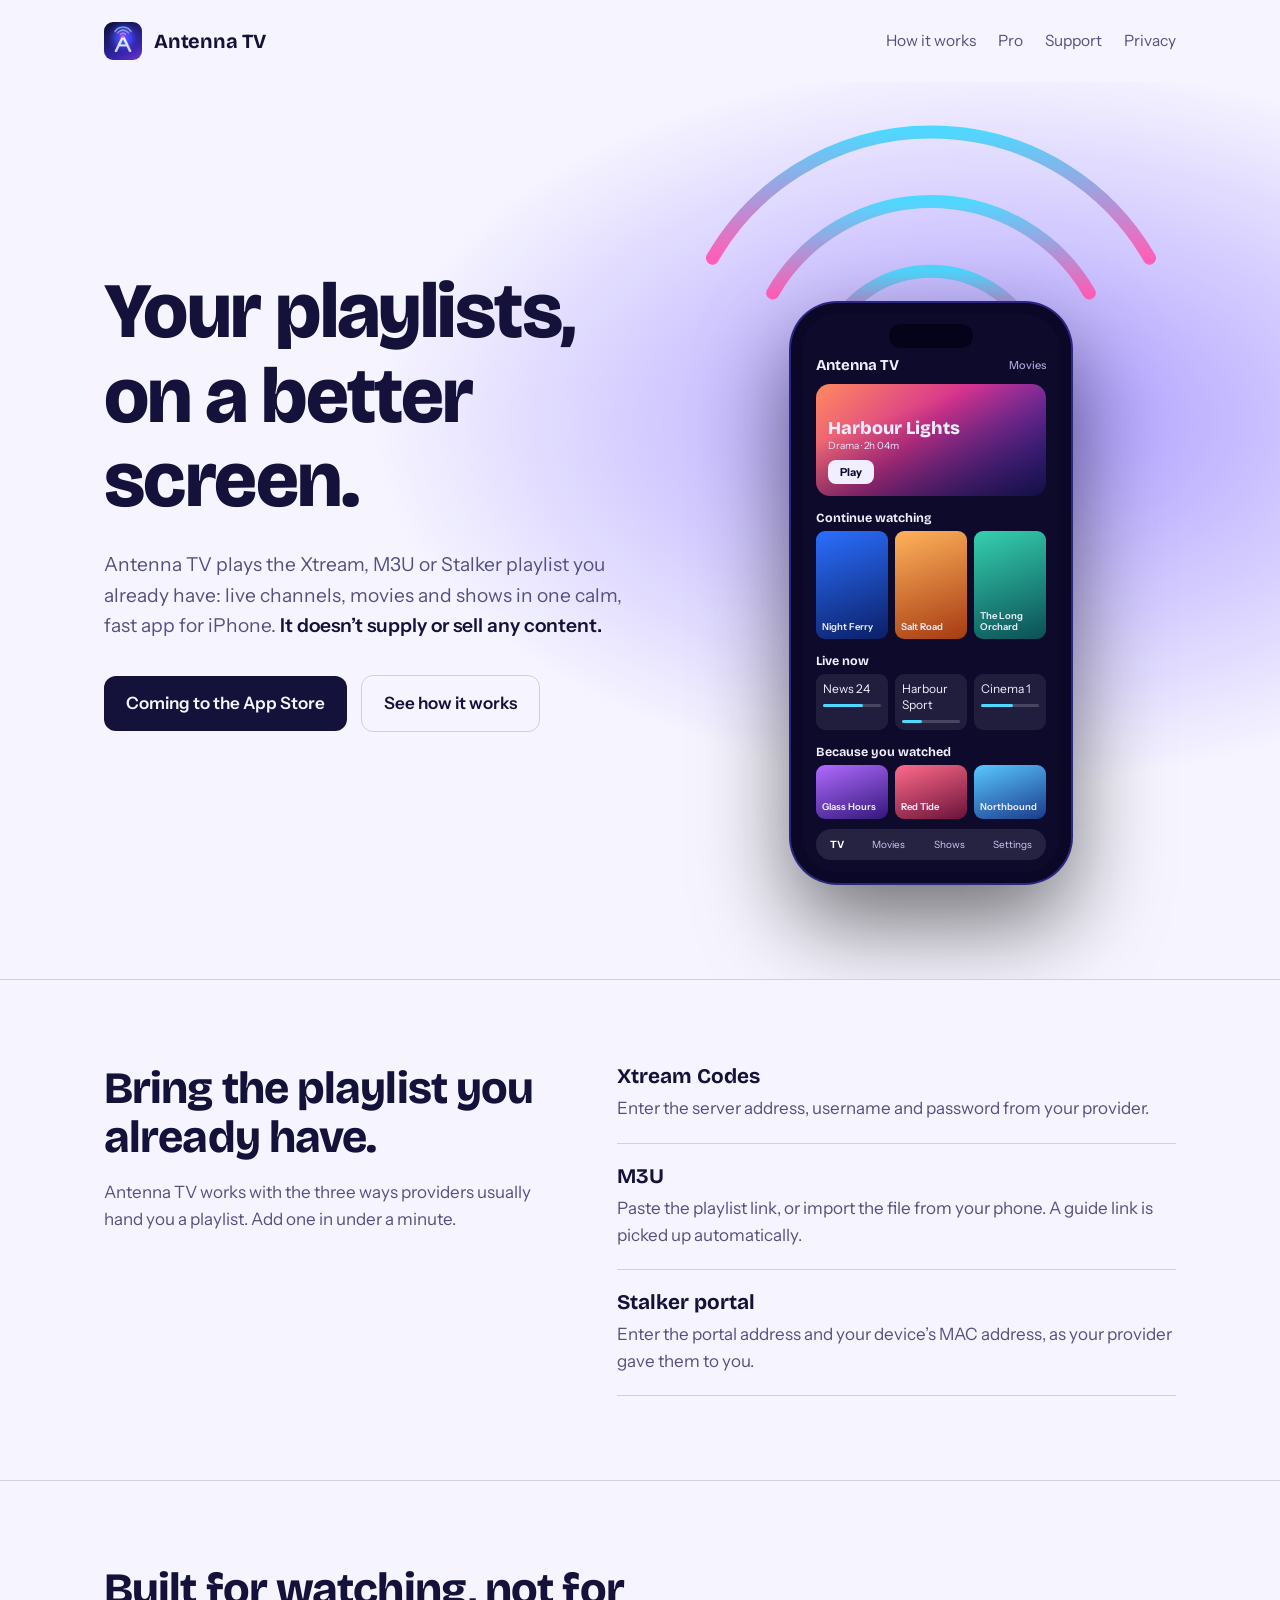
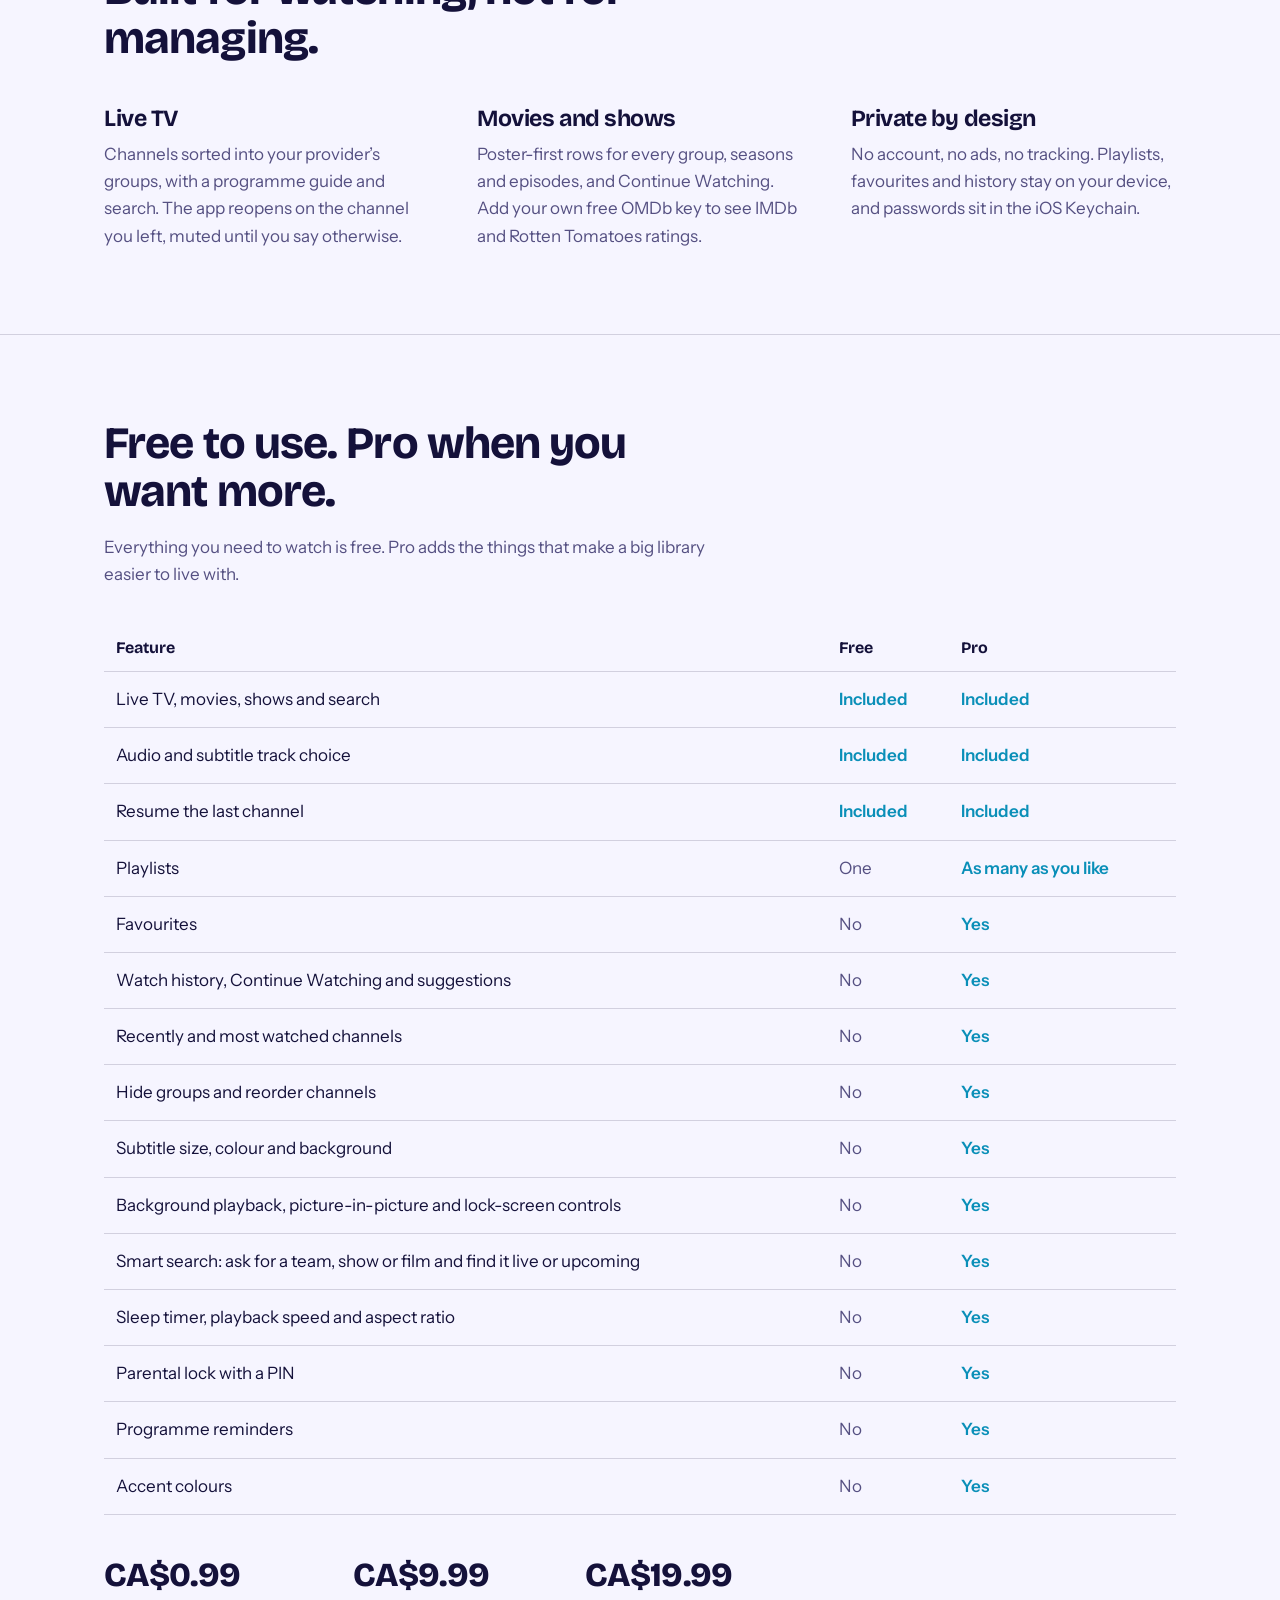
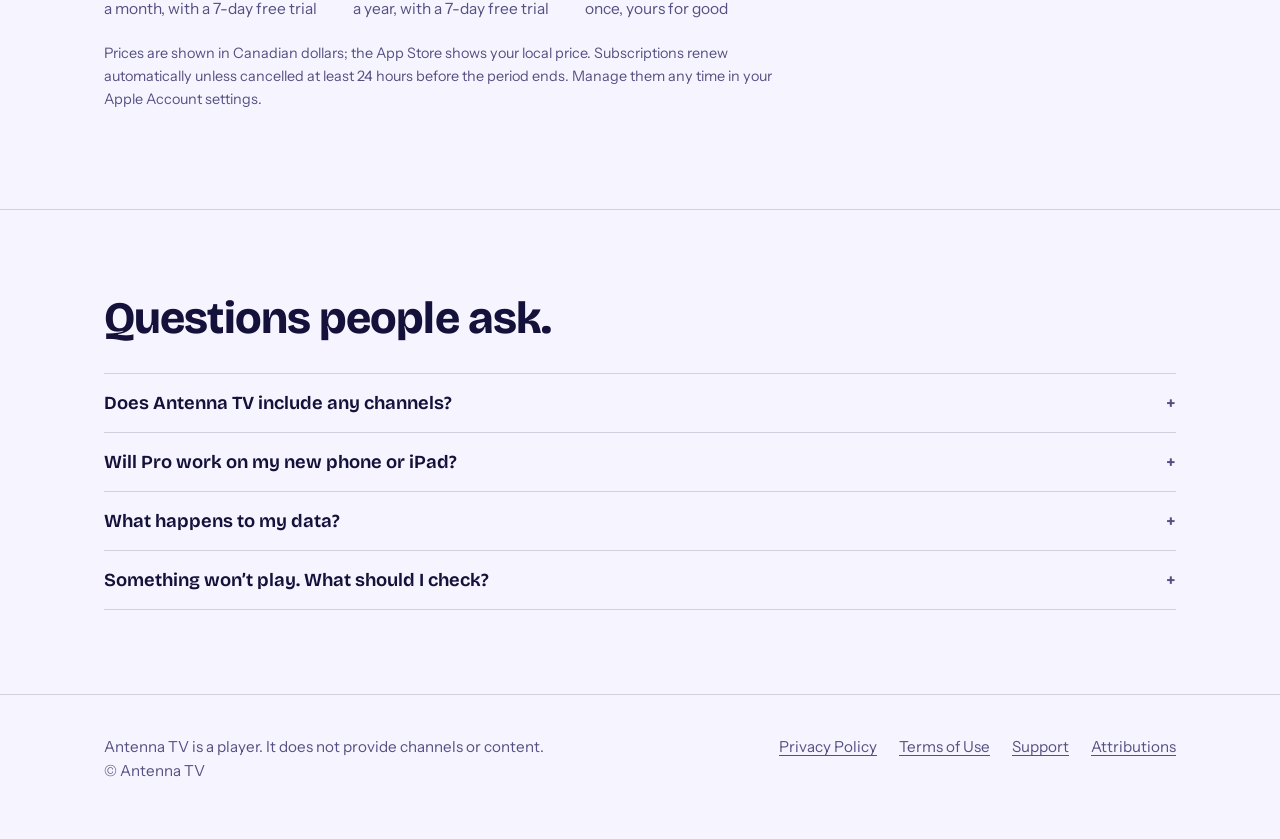
<file: index.html>
<!doctype html>
<html lang="en"><head><meta charset="utf-8"><meta name="viewport" content="width=device-width,initial-scale=1">
<title>Antenna TV – Your playlists, on a better screen</title><meta name="description" content="A fast, clean player for the Xtream, M3U or Stalker playlist you already have. Live TV, movies and shows on iPhone and iPad.">
<link rel="icon" type="image/png" href="[data-uri]">
<link rel="preconnect" href="https://fonts.googleapis.com"><link rel="preconnect" href="https://fonts.gstatic.com" crossorigin>
<link href="https://fonts.googleapis.com/css2?family=Bricolage+Grotesque:opsz,wght@12..96,500;12..96,700;12..96,800&family=Instrument+Sans:wght@400;500;600&display=swap" rel="stylesheet">
<link rel="stylesheet" href="site.css"></head><body>
<header class="wrap"><div class="bar"><a class="brand" href="index.html"><span class="logo" aria-hidden="true"></span>Antenna TV</a>
<nav aria-label="Main"><a href="index.html#how">How it works</a><a href="index.html#pro">Pro</a><a href="support.html">Support</a><a href="privacy.html">Privacy</a></nav></div></header>

<div class="hero"><div class="wrap">
<div><h1>Your playlists, on a better screen.</h1>
<p class="lede">Antenna TV plays the Xtream, M3U or Stalker playlist you already have: live channels, movies and shows in one calm, fast app for iPhone. <strong>It doesn’t supply or sell any content.</strong></p>
<div class="actions"><span class="btn" aria-disabled="true">Coming to the App Store</span><a class="btn quiet" href="#how">See how it works</a></div></div>
<div class="stage"><svg class="rings" viewBox="130 134 540 252" aria-hidden="true"><defs><linearGradient id="g" x1="0" y1="0" x2="0" y2="1"><stop offset="0" stop-color="#4fd8ff"/><stop offset="1" stop-color="#ff5fb8"/></linearGradient></defs><g stroke="url(#g)"><path pathLength="1" d="M287.4 375.0 A130 130 0 0 1 512.6 375.0"/><path pathLength="1" d="M218.1 335.0 A210 210 0 0 1 581.9 335.0"/><path pathLength="1" d="M148.9 295.0 A290 290 0 0 1 651.1 295.0"/></g></svg>
<div class="phone" role="img" aria-label="Antenna TV on iPhone showing a featured film, continue-watching posters and live channels"><div class="screen">
<div class="s-top">Antenna TV<span>Movies</span></div>
<div class="s-hero"><b>Harbour Lights</b><small>Drama · 2h 04m</small><span class="s-play">Play</span></div>
<div class="s-row">Continue watching</div>
<div class="s-tiles"><div class="t t1">Night Ferry</div><div class="t t2">Salt Road</div><div class="t t3">The Long Orchard</div></div>
<div class="s-row">Live now</div>
<div class="s-live"><div class="c">News 24<i style="--p:70%"></i></div><div class="c">Harbour Sport<i style="--p:35%"></i></div><div class="c">Cinema 1<i style="--p:55%"></i></div></div>
<div class="s-row">Because you watched</div>
<div class="s-tiles wide"><div class="t t4">Glass Hours</div><div class="t t5">Red Tide</div><div class="t t6">Northbound</div></div>
<div class="s-tab"><b>TV</b><span>Movies</span><span>Shows</span><span>Settings</span></div>
</div></div></div></div></div>

<section id="how"><div class="wrap split">
<div><h2>Bring the playlist you already have.</h2>
<p class="intro">Antenna TV works with the three ways providers usually hand you a playlist. Add one in under a minute.</p></div>
<dl class="sources">
<div><dt>Xtream Codes</dt><dd>Enter the server address, username and password from your provider.</dd></div>
<div><dt>M3U</dt><dd>Paste the playlist link, or import the file from your phone. A guide link is picked up automatically.</dd></div>
<div><dt>Stalker portal</dt><dd>Enter the portal address and your device’s MAC address, as your provider gave them to you.</dd></div>
</dl></div></section>

<section><div class="wrap">
<h2>Built for watching, not for managing.</h2>
<div class="cols">
<div><h3>Live TV</h3><p>Channels sorted into your provider’s groups, with a programme guide and search. The app reopens on the channel you left, muted until you say otherwise.</p></div>
<div><h3>Movies and shows</h3><p>Poster-first rows for every group, seasons and episodes, and Continue Watching. Add your own free OMDb key to see IMDb and Rotten Tomatoes ratings.</p></div>
<div><h3>Private by design</h3><p>No account, no ads, no tracking. Playlists, favourites and history stay on your device, and passwords sit in the iOS Keychain.</p></div>
</div></div></section>

<section id="pro"><div class="wrap">
<h2>Free to use. Pro when you want more.</h2>
<p class="intro">Everything you need to watch is free. Pro adds the things that make a big library easier to live with.</p>
<table><thead><tr><th scope="col">Feature</th><th scope="col">Free</th><th scope="col">Pro</th></tr></thead><tbody>
<tr><td>Live TV, movies, shows and search</td><td class="y">Included</td><td class="y">Included</td></tr>
<tr><td>Audio and subtitle track choice</td><td class="y">Included</td><td class="y">Included</td></tr>
<tr><td>Resume the last channel</td><td class="y">Included</td><td class="y">Included</td></tr>
<tr><td>Playlists</td><td class="n">One</td><td class="y">As many as you like</td></tr>
<tr><td>Favourites</td><td class="n">No</td><td class="y">Yes</td></tr>
<tr><td>Watch history, Continue Watching and suggestions</td><td class="n">No</td><td class="y">Yes</td></tr>
<tr><td>Recently and most watched channels</td><td class="n">No</td><td class="y">Yes</td></tr>
<tr><td>Hide groups and reorder channels</td><td class="n">No</td><td class="y">Yes</td></tr>
<tr><td>Subtitle size, colour and background</td><td class="n">No</td><td class="y">Yes</td></tr>
<tr><td>Background playback, picture-in-picture and lock-screen controls</td><td class="n">No</td><td class="y">Yes</td></tr><tr><td>Smart search: ask for a team, show or film and find it live or upcoming</td><td class="n">No</td><td class="y">Yes</td></tr><tr><td>Sleep timer, playback speed and aspect ratio</td><td class="n">No</td><td class="y">Yes</td></tr><tr><td>Parental lock with a PIN</td><td class="n">No</td><td class="y">Yes</td></tr><tr><td>Programme reminders</td><td class="n">No</td><td class="y">Yes</td></tr><tr><td>Accent colours</td><td class="n">No</td><td class="y">Yes</td></tr>
</tbody></table>
<div class="prices"><div><b>CA$0.99</b><span>a month, with a 7-day free trial</span></div><div><b>CA$9.99</b><span>a year, with a 7-day free trial</span></div><div><b>CA$19.99</b><span>once, yours for good</span></div></div>
<p class="fine">Prices are shown in Canadian dollars; the App Store shows your local price. Subscriptions renew automatically unless cancelled at least 24 hours before the period ends. Manage them any time in your Apple Account settings.</p>
</div></section>

<section><div class="wrap">
<h2>Questions people ask.</h2>
<details><summary>Does Antenna TV include any channels?</summary><p>No. It’s a player. You need a playlist from a provider you’re entitled to use.</p></details>
<details><summary>Will Pro work on my new phone or iPad?</summary><p>Yes. Sign in with the same Apple Account and tap Restore Purchases in Settings. Playlists aren’t synced between devices, so add them again.</p></details>
<details><summary>What happens to my data?</summary><p>It stays on your device. There’s no Antenna TV account and nothing is sent to us. Read the <a href="privacy.html">Privacy Policy</a> for the details.</p></details>
<details><summary>Something won’t play. What should I check?</summary><p>Make sure your subscription with the provider is active and the playlist details are right, then try another channel. If it still fails, <a href="support.html">get in touch</a>.</p></details>
</div></section>
<footer><div class="wrap"><div>Antenna TV is a player. It does not provide channels or content.<br>© Antenna TV</div>
<nav aria-label="Legal"><a href="privacy.html">Privacy Policy</a><a href="terms.html">Terms of Use</a><a href="support.html">Support</a><a href="attributions.html">Attributions</a></nav></div></footer></body></html>
</file>
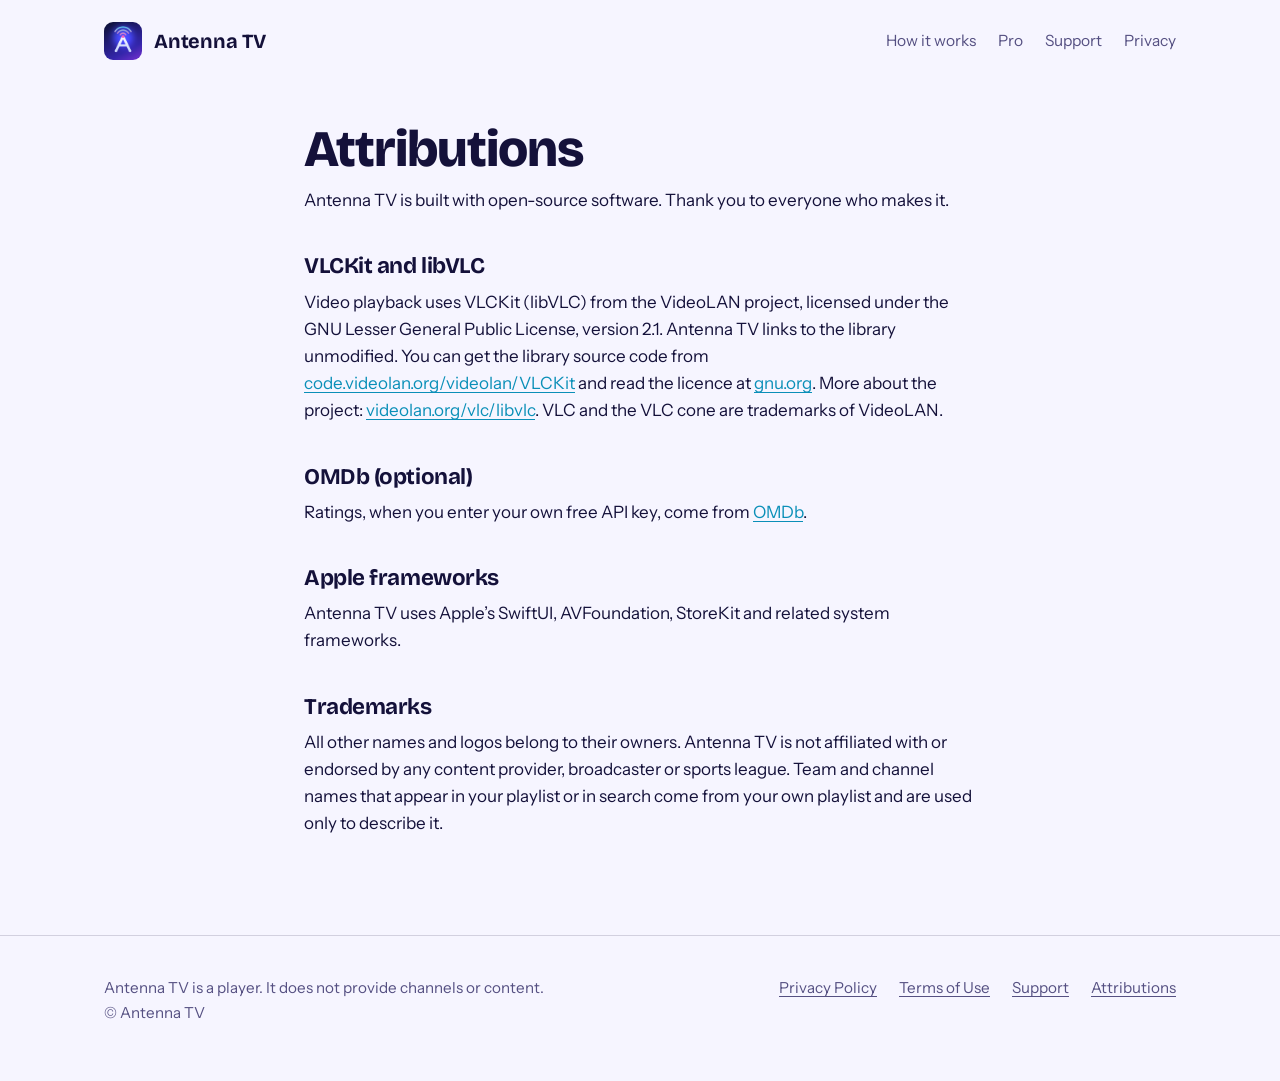
<file: attributions.html>
<!doctype html>
<html lang="en"><head><meta charset="utf-8"><meta name="viewport" content="width=device-width,initial-scale=1">
<title>Attributions – Antenna TV</title><meta name="description" content="Open-source software used by Antenna TV.">
<link rel="icon" type="image/png" href="[data-uri]">
<link rel="preconnect" href="https://fonts.googleapis.com"><link rel="preconnect" href="https://fonts.gstatic.com" crossorigin>
<link href="https://fonts.googleapis.com/css2?family=Bricolage+Grotesque:opsz,wght@12..96,500;12..96,700;12..96,800&family=Instrument+Sans:wght@400;500;600&display=swap" rel="stylesheet">
<link rel="stylesheet" href="site.css"></head><body>
<header class="wrap"><div class="bar"><a class="brand" href="index.html"><span class="logo" aria-hidden="true"></span>Antenna TV</a>
<nav aria-label="Main"><a href="index.html#how">How it works</a><a href="index.html#pro">Pro</a><a href="support.html">Support</a><a href="privacy.html">Privacy</a></nav></div></header>
<main class="doc"><div class="wrap"><h1>Attributions</h1>
<p>Antenna TV is built with open-source software. Thank you to everyone who makes it.</p>
<h2>VLCKit and libVLC</h2>
<p>Video playback uses VLCKit (libVLC) from the VideoLAN project, licensed under the GNU Lesser General Public License, version 2.1. Antenna TV links to the library unmodified. You can get the library source code from <a href="https://code.videolan.org/videolan/VLCKit">code.videolan.org/videolan/VLCKit</a> and read the licence at <a href="https://www.gnu.org/licenses/old-licenses/lgpl-2.1.html">gnu.org</a>. More about the project: <a href="https://www.videolan.org/vlc/libvlc.html">videolan.org/vlc/libvlc</a>. VLC and the VLC cone are trademarks of VideoLAN.</p>
<h2>OMDb (optional)</h2>
<p>Ratings, when you enter your own free API key, come from <a href="https://www.omdbapi.com">OMDb</a>.</p>
<h2>Apple frameworks</h2>
<p>Antenna TV uses Apple’s SwiftUI, AVFoundation, StoreKit and related system frameworks.</p>
<h2>Trademarks</h2>
<p>All other names and logos belong to their owners. Antenna TV is not affiliated with or endorsed by any content provider, broadcaster or sports league. Team and channel names that appear in your playlist or in search come from your own playlist and are used only to describe it.</p>
</div></main><footer><div class="wrap"><div>Antenna TV is a player. It does not provide channels or content.<br>© Antenna TV</div>
<nav aria-label="Legal"><a href="privacy.html">Privacy Policy</a><a href="terms.html">Terms of Use</a><a href="support.html">Support</a><a href="attributions.html">Attributions</a></nav></div></footer></body></html>
</file>
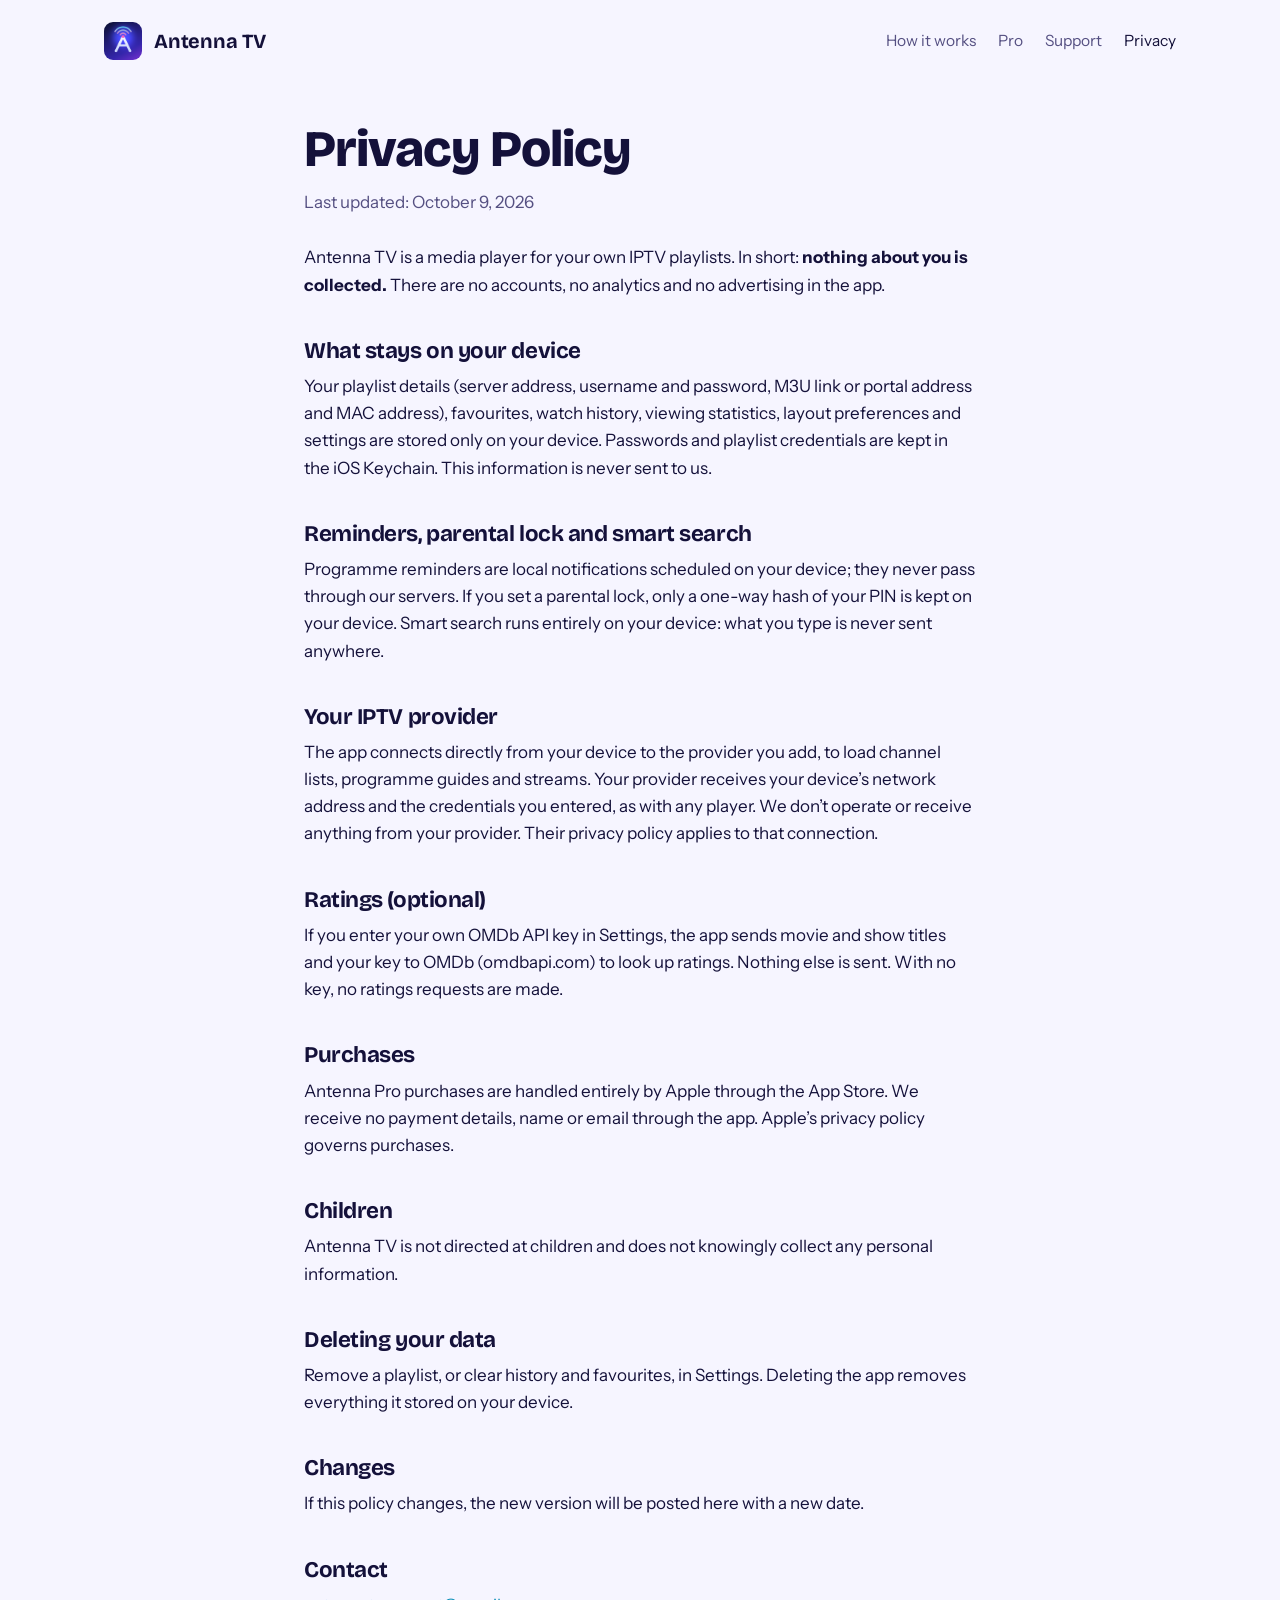
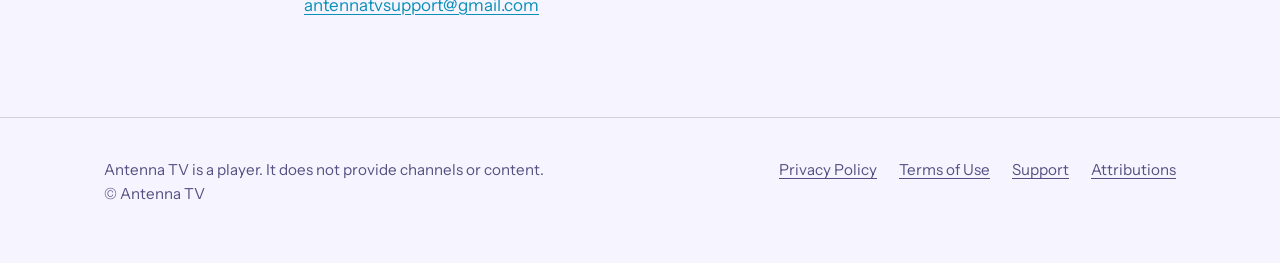
<file: privacy.html>
<!doctype html>
<html lang="en"><head><meta charset="utf-8"><meta name="viewport" content="width=device-width,initial-scale=1">
<title>Privacy Policy – Antenna TV</title><meta name="description" content="What Antenna TV does with your information.">
<link rel="icon" type="image/png" href="[data-uri]">
<link rel="preconnect" href="https://fonts.googleapis.com"><link rel="preconnect" href="https://fonts.gstatic.com" crossorigin>
<link href="https://fonts.googleapis.com/css2?family=Bricolage+Grotesque:opsz,wght@12..96,500;12..96,700;12..96,800&family=Instrument+Sans:wght@400;500;600&display=swap" rel="stylesheet">
<link rel="stylesheet" href="site.css"></head><body>
<header class="wrap"><div class="bar"><a class="brand" href="index.html"><span class="logo" aria-hidden="true"></span>Antenna TV</a>
<nav aria-label="Main"><a href="index.html#how">How it works</a><a href="index.html#pro">Pro</a><a href="support.html">Support</a><a href="privacy.html" aria-current="page">Privacy</a></nav></div></header>
<main class="doc"><div class="wrap"><h1>Privacy Policy</h1><p class="when">Last updated: October 9, 2026</p>
<p>Antenna TV is a media player for your own IPTV playlists. In short: <strong>nothing about you is collected.</strong> There are no accounts, no analytics and no advertising in the app.</p>
<h2>What stays on your device</h2>
<p>Your playlist details (server address, username and password, M3U link or portal address and MAC address), favourites, watch history, viewing statistics, layout preferences and settings are stored only on your device. Passwords and playlist credentials are kept in the iOS Keychain. This information is never sent to us.</p>
<h2>Reminders, parental lock and smart search</h2>
<p>Programme reminders are local notifications scheduled on your device; they never pass through our servers. If you set a parental lock, only a one-way hash of your PIN is kept on your device. Smart search runs entirely on your device: what you type is never sent anywhere.</p>
<h2>Your IPTV provider</h2>
<p>The app connects directly from your device to the provider you add, to load channel lists, programme guides and streams. Your provider receives your device’s network address and the credentials you entered, as with any player. We don’t operate or receive anything from your provider. Their privacy policy applies to that connection.</p>
<h2>Ratings (optional)</h2>
<p>If you enter your own OMDb API key in Settings, the app sends movie and show titles and your key to OMDb (omdbapi.com) to look up ratings. Nothing else is sent. With no key, no ratings requests are made.</p>
<h2>Purchases</h2>
<p>Antenna Pro purchases are handled entirely by Apple through the App Store. We receive no payment details, name or email through the app. Apple’s privacy policy governs purchases.</p>
<h2>Children</h2>
<p>Antenna TV is not directed at children and does not knowingly collect any personal information.</p>
<h2>Deleting your data</h2>
<p>Remove a playlist, or clear history and favourites, in Settings. Deleting the app removes everything it stored on your device.</p>
<h2>Changes</h2>
<p>If this policy changes, the new version will be posted here with a new date.</p>
<h2>Contact</h2>
<p><a href="mailto:antennatvsupport@gmail.com">antennatvsupport@gmail.com</a></p></div></main><footer><div class="wrap"><div>Antenna TV is a player. It does not provide channels or content.<br>© Antenna TV</div>
<nav aria-label="Legal"><a href="privacy.html">Privacy Policy</a><a href="terms.html">Terms of Use</a><a href="support.html">Support</a><a href="attributions.html">Attributions</a></nav></div></footer></body></html>
</file>
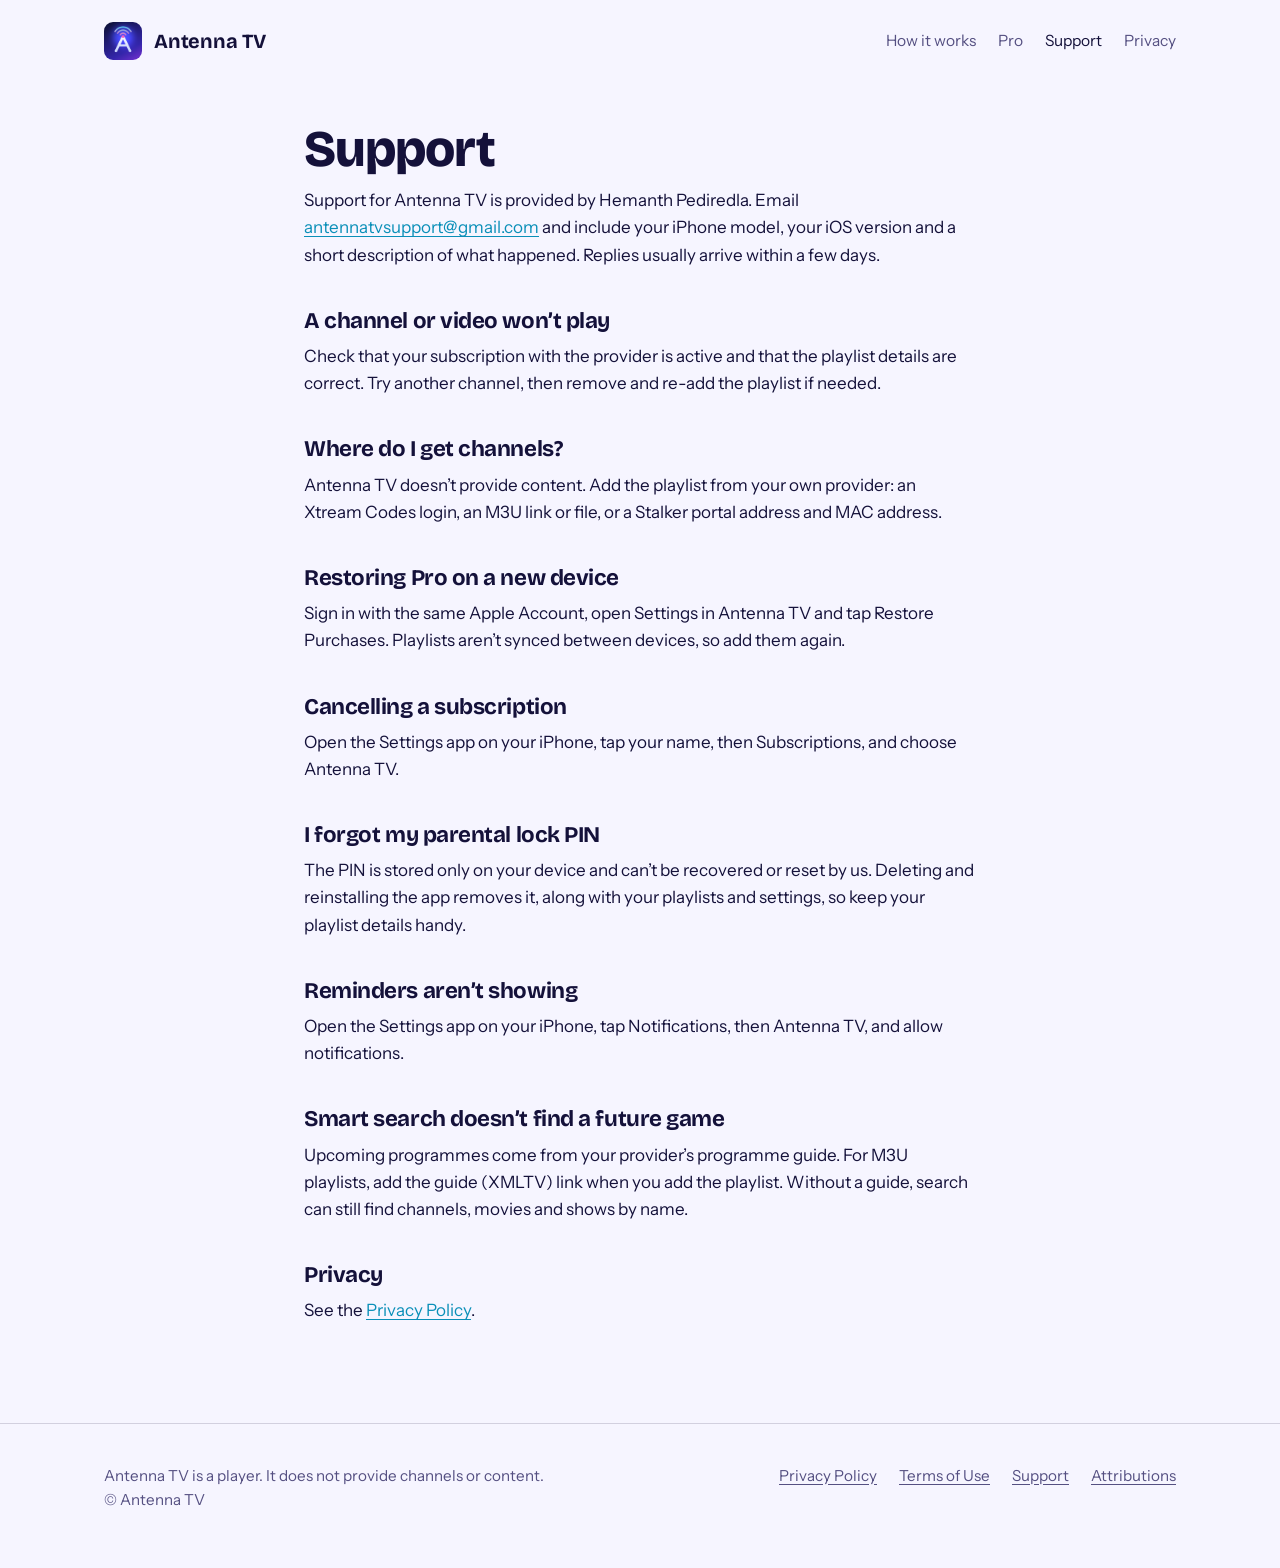
<file: support.html>
<!doctype html>
<html lang="en"><head><meta charset="utf-8"><meta name="viewport" content="width=device-width,initial-scale=1">
<title>Support – Antenna TV</title><meta name="description" content="Get help with Antenna TV.">
<link rel="icon" type="image/png" href="[data-uri]">
<link rel="preconnect" href="https://fonts.googleapis.com"><link rel="preconnect" href="https://fonts.gstatic.com" crossorigin>
<link href="https://fonts.googleapis.com/css2?family=Bricolage+Grotesque:opsz,wght@12..96,500;12..96,700;12..96,800&family=Instrument+Sans:wght@400;500;600&display=swap" rel="stylesheet">
<link rel="stylesheet" href="site.css"></head><body>
<header class="wrap"><div class="bar"><a class="brand" href="index.html"><span class="logo" aria-hidden="true"></span>Antenna TV</a>
<nav aria-label="Main"><a href="index.html#how">How it works</a><a href="index.html#pro">Pro</a><a href="support.html" aria-current="page">Support</a><a href="privacy.html">Privacy</a></nav></div></header>
<main class="doc"><div class="wrap"><h1>Support</h1>
<p>Support for Antenna TV is provided by Hemanth Pediredla. Email <a href="mailto:antennatvsupport@gmail.com">antennatvsupport@gmail.com</a> and include your iPhone model, your iOS version and a short description of what happened. Replies usually arrive within a few days.</p>
<h2>A channel or video won’t play</h2>
<p>Check that your subscription with the provider is active and that the playlist details are correct. Try another channel, then remove and re-add the playlist if needed.</p>
<h2>Where do I get channels?</h2>
<p>Antenna TV doesn’t provide content. Add the playlist from your own provider: an Xtream Codes login, an M3U link or file, or a Stalker portal address and MAC address.</p>
<h2>Restoring Pro on a new device</h2>
<p>Sign in with the same Apple Account, open Settings in Antenna TV and tap Restore Purchases. Playlists aren’t synced between devices, so add them again.</p>
<h2>Cancelling a subscription</h2>
<p>Open the Settings app on your iPhone, tap your name, then Subscriptions, and choose Antenna TV.</p>
<h2>I forgot my parental lock PIN</h2>
<p>The PIN is stored only on your device and can’t be recovered or reset by us. Deleting and reinstalling the app removes it, along with your playlists and settings, so keep your playlist details handy.</p>
<h2>Reminders aren’t showing</h2>
<p>Open the Settings app on your iPhone, tap Notifications, then Antenna TV, and allow notifications.</p>
<h2>Smart search doesn’t find a future game</h2>
<p>Upcoming programmes come from your provider’s programme guide. For M3U playlists, add the guide (XMLTV) link when you add the playlist. Without a guide, search can still find channels, movies and shows by name.</p>
<h2>Privacy</h2>
<p>See the <a href="privacy.html">Privacy Policy</a>.</p></div></main><footer><div class="wrap"><div>Antenna TV is a player. It does not provide channels or content.<br>© Antenna TV</div>
<nav aria-label="Legal"><a href="privacy.html">Privacy Policy</a><a href="terms.html">Terms of Use</a><a href="support.html">Support</a><a href="attributions.html">Attributions</a></nav></div></footer></body></html>
</file>
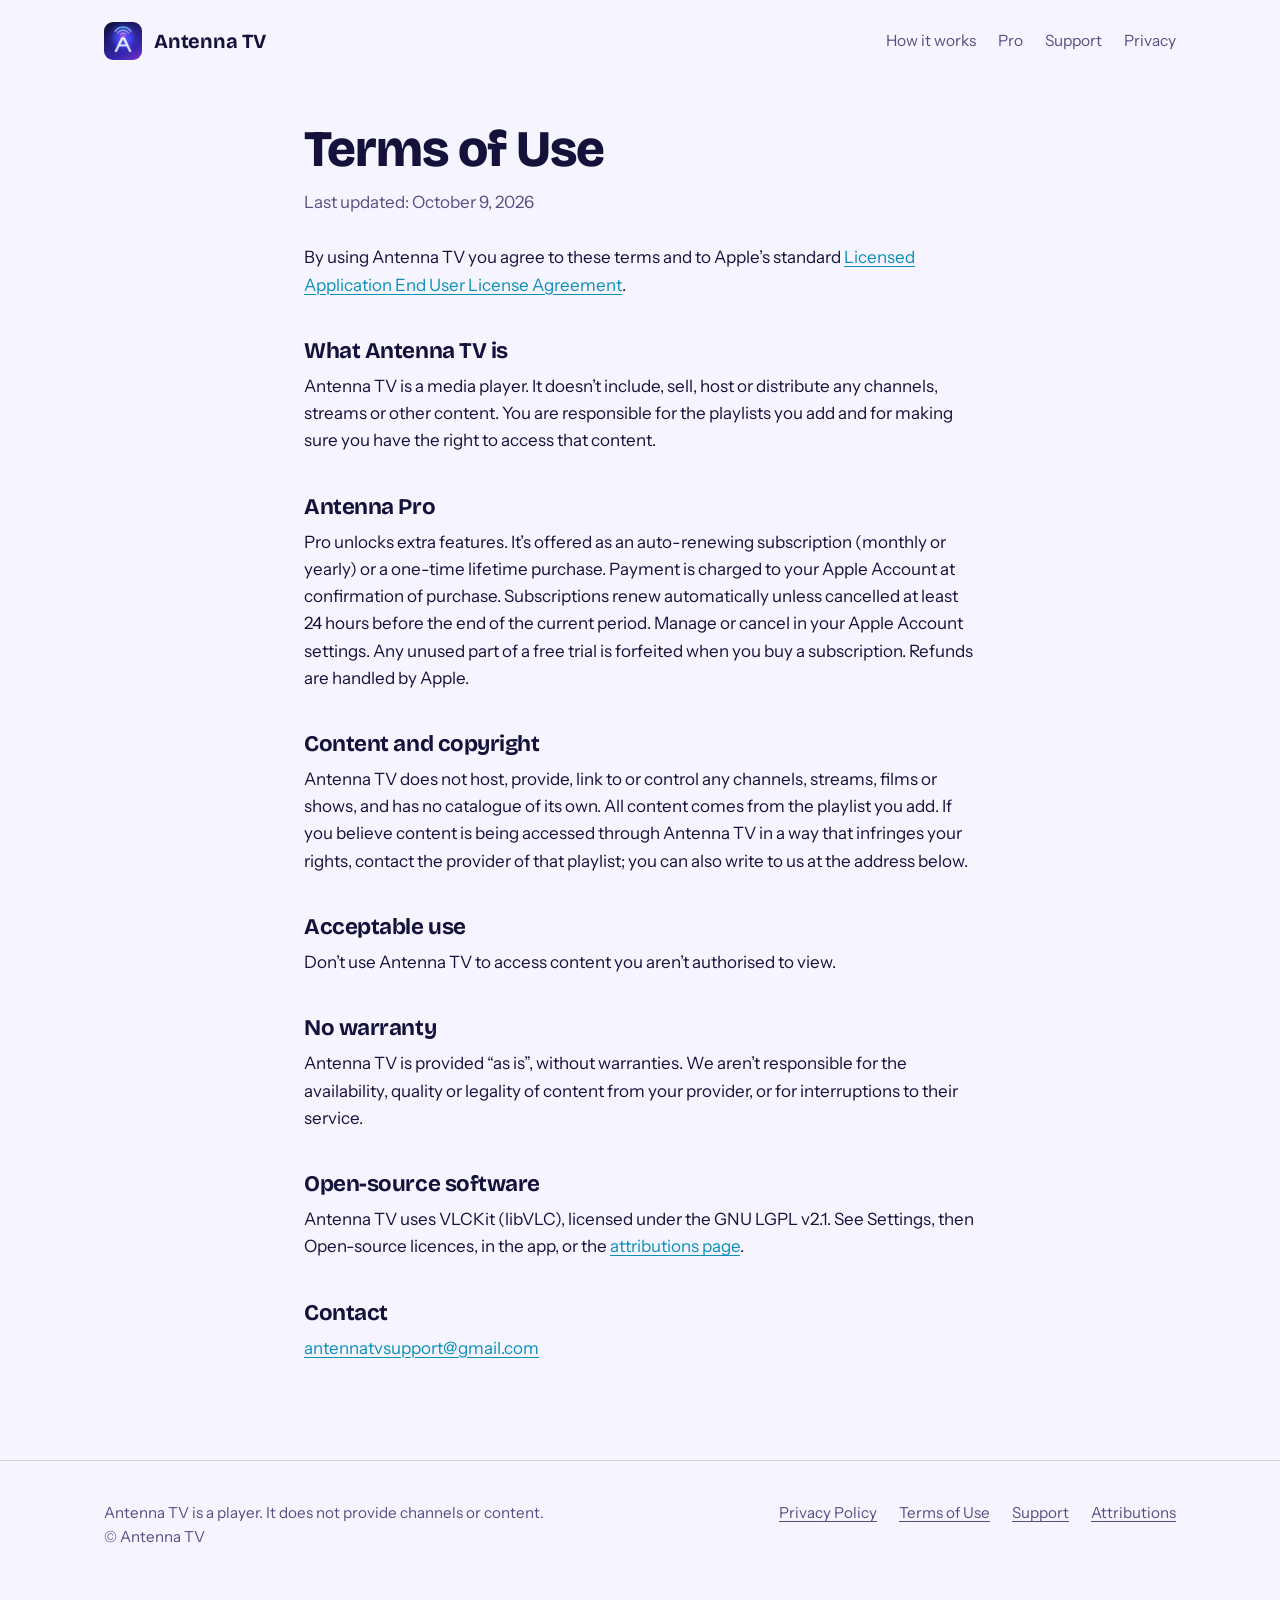
<file: terms.html>
<!doctype html>
<html lang="en"><head><meta charset="utf-8"><meta name="viewport" content="width=device-width,initial-scale=1">
<title>Terms of Use – Antenna TV</title><meta name="description" content="The terms for using Antenna TV.">
<link rel="icon" type="image/png" href="[data-uri]">
<link rel="preconnect" href="https://fonts.googleapis.com"><link rel="preconnect" href="https://fonts.gstatic.com" crossorigin>
<link href="https://fonts.googleapis.com/css2?family=Bricolage+Grotesque:opsz,wght@12..96,500;12..96,700;12..96,800&family=Instrument+Sans:wght@400;500;600&display=swap" rel="stylesheet">
<link rel="stylesheet" href="site.css"></head><body>
<header class="wrap"><div class="bar"><a class="brand" href="index.html"><span class="logo" aria-hidden="true"></span>Antenna TV</a>
<nav aria-label="Main"><a href="index.html#how">How it works</a><a href="index.html#pro">Pro</a><a href="support.html">Support</a><a href="privacy.html">Privacy</a></nav></div></header>
<main class="doc"><div class="wrap"><h1>Terms of Use</h1><p class="when">Last updated: October 9, 2026</p>
<p>By using Antenna TV you agree to these terms and to Apple’s standard <a href="https://www.apple.com/legal/internet-services/itunes/dev/stdeula/">Licensed Application End User License Agreement</a>.</p>
<h2>What Antenna TV is</h2>
<p>Antenna TV is a media player. It doesn’t include, sell, host or distribute any channels, streams or other content. You are responsible for the playlists you add and for making sure you have the right to access that content.</p>
<h2>Antenna Pro</h2>
<p>Pro unlocks extra features. It’s offered as an auto-renewing subscription (monthly or yearly) or a one-time lifetime purchase. Payment is charged to your Apple Account at confirmation of purchase. Subscriptions renew automatically unless cancelled at least 24 hours before the end of the current period. Manage or cancel in your Apple Account settings. Any unused part of a free trial is forfeited when you buy a subscription. Refunds are handled by Apple.</p>
<h2>Content and copyright</h2>
<p>Antenna TV does not host, provide, link to or control any channels, streams, films or shows, and has no catalogue of its own. All content comes from the playlist you add. If you believe content is being accessed through Antenna TV in a way that infringes your rights, contact the provider of that playlist; you can also write to us at the address below.</p>
<h2>Acceptable use</h2>
<p>Don’t use Antenna TV to access content you aren’t authorised to view.</p>
<h2>No warranty</h2>
<p>Antenna TV is provided “as is”, without warranties. We aren’t responsible for the availability, quality or legality of content from your provider, or for interruptions to their service.</p>
<h2>Open-source software</h2>
<p>Antenna TV uses VLCKit (libVLC), licensed under the GNU LGPL v2.1. See Settings, then Open-source licences, in the app, or the <a href="attributions.html">attributions page</a>.</p>
<h2>Contact</h2>
<p><a href="mailto:antennatvsupport@gmail.com">antennatvsupport@gmail.com</a></p></div></main><footer><div class="wrap"><div>Antenna TV is a player. It does not provide channels or content.<br>© Antenna TV</div>
<nav aria-label="Legal"><a href="privacy.html">Privacy Policy</a><a href="terms.html">Terms of Use</a><a href="support.html">Support</a><a href="attributions.html">Attributions</a></nav></div></footer></body></html>
</file>
<file: site.css>
:root{
  --bg:#0f0c33; --bg2:#171250; --ink:#f1efff; --mute:#a9a4d6; --line:rgba(241,239,255,.14);
  --violet:#6a4cff; --cyan:#4fd8ff; --pink:#ff5fb8; --btn:#f1efff; --btnink:#0f0c33;
  --panel:rgba(255,255,255,.05);
}
@media (prefers-color-scheme: light){
  :root{ --bg:#f6f5ff; --bg2:#ebe8ff; --ink:#14113a; --mute:#555082; --line:rgba(20,17,58,.16);
    --violet:#4a30d8; --cyan:#0a8fb8; --pink:#c42a86; --btn:#14113a; --btnink:#f6f5ff; --panel:rgba(20,17,58,.04);}
}
*{box-sizing:border-box}
html{scroll-behavior:smooth}
body{margin:0;background:var(--bg);color:var(--ink);font:400 1.0625rem/1.6 "Instrument Sans",system-ui,-apple-system,"Segoe UI",sans-serif;-webkit-font-smoothing:antialiased}
h1,h2,h3{font-family:"Bricolage Grotesque","Instrument Sans",system-ui,sans-serif;line-height:1.08;margin:0;letter-spacing:-.02em}
a{color:var(--cyan);text-underline-offset:3px}
a:focus-visible,button:focus-visible,summary:focus-visible{outline:3px solid var(--cyan);outline-offset:3px;border-radius:6px}
.wrap{max-width:1120px;margin:0 auto;padding:0 24px}

/* top bar */
.bar{display:flex;align-items:center;justify-content:space-between;padding:22px 0}
.brand{display:flex;align-items:center;gap:12px;color:var(--ink);text-decoration:none;font:700 1.25rem "Bricolage Grotesque",sans-serif;letter-spacing:-.01em}
.bar nav{display:flex;gap:22px}
.bar nav a{color:var(--mute);text-decoration:none;font-size:.97rem}
.bar nav a:hover,.bar nav a[aria-current]{color:var(--ink)}

/* hero */
.hero{position:relative;overflow:hidden;background:
  radial-gradient(900px 520px at 78% 38%,rgba(106,76,255,.55),transparent 70%),var(--bg)}
.hero .wrap{display:grid;grid-template-columns:1.05fr .95fr;gap:40px;align-items:center;padding-top:36px;padding-bottom:96px;min-height:640px}
.hero h1{font-size:clamp(2.6rem,6.2vw,4.9rem);font-weight:800;max-width:11ch}
.hero p.lede{font-size:1.2rem;color:var(--mute);max-width:34rem;margin:26px 0 0}
.hero p.lede strong{color:var(--ink);font-weight:600}
.actions{display:flex;flex-wrap:wrap;gap:14px;margin-top:34px;align-items:center}
.btn{display:inline-block;background:var(--btn);color:var(--btnink);padding:14px 22px;border-radius:12px;font-weight:600;text-decoration:none}
.btn.quiet{background:transparent;color:var(--ink);border:1px solid var(--line)}
.soon{color:var(--mute);font-size:.95rem}

.stage{position:relative;display:flex;flex-direction:column;align-items:center}
.rings{width:min(100%,470px);height:auto;margin-bottom:-34px;pointer-events:none}
.rings path{fill:none;stroke-width:15;stroke-linecap:round;stroke-dasharray:1;stroke-dashoffset:1;animation:draw 1.6s cubic-bezier(.2,.7,.2,1) .3s forwards}
.rings path:nth-child(2){animation-delay:.55s}.rings path:nth-child(3){animation-delay:.8s}
@keyframes draw{to{stroke-dashoffset:0}}
@media (prefers-reduced-motion:reduce){.rings path{animation:none;stroke-dashoffset:0}}

/* phone */
.phone{position:relative;width:280px;aspect-ratio:280/580;border-radius:46px;padding:11px;background:#0a0826;box-shadow:0 0 0 2px #2b2780,0 40px 90px rgba(0,0,0,.55)}
.screen{height:100%;border-radius:36px;overflow:hidden;background:#0d0a2c;color:#f1efff;padding:42px 14px 14px;position:relative;font-size:12px;line-height:1.3}
.screen:before{content:"";position:absolute;top:10px;left:50%;width:84px;height:24px;margin-left:-42px;border-radius:14px;background:#04031a}
.s-top{display:flex;justify-content:space-between;align-items:center;margin-bottom:10px;font:700 15px "Bricolage Grotesque",sans-serif}
.s-top span{font:500 11px "Instrument Sans";color:#a9a4d6}
.s-hero{height:112px;border-radius:14px;padding:12px;display:flex;flex-direction:column;justify-content:flex-end;background:linear-gradient(160deg,rgba(15,12,51,0) 30%,rgba(15,12,51,.9)),linear-gradient(135deg,#ff8a5f,#d6338e 45%,#4a30d8)}
.s-hero b{font:800 18px "Bricolage Grotesque",sans-serif}
.s-hero small{color:#e6e2ff}
.s-play{margin-top:8px;align-self:flex-start;background:#f1efff;color:#0f0c33;font-weight:700;border-radius:8px;padding:5px 12px;font-size:11px}
.s-row{margin:14px 0 6px;font:700 12.5px "Bricolage Grotesque",sans-serif}
.s-tiles{display:grid;grid-template-columns:repeat(3,1fr);gap:7px}
.t{aspect-ratio:2/3;border-radius:9px;padding:6px;display:flex;align-items:flex-end;font-size:9.5px;font-weight:600;line-height:1.15}
.t1{background:linear-gradient(160deg,#2b6fff,#0b1f66)}
.t2{background:linear-gradient(160deg,#ffb35c,#a63a12)}
.t3{background:linear-gradient(160deg,#35d0b0,#0b4f55)}
.t4{background:linear-gradient(160deg,#b06bff,#33177a)}
.t5{background:linear-gradient(160deg,#ff6b8b,#6a1239)}
.t6{background:linear-gradient(160deg,#59c8ff,#1b3a8a)}
.s-live{display:grid;grid-template-columns:repeat(3,1fr);gap:7px}
.c{border-radius:9px;background:rgba(255,255,255,.08);padding:7px;min-height:52px}
.c i{display:block;height:3px;border-radius:2px;background:rgba(255,255,255,.18);margin-top:7px;position:relative}
.c i:after{content:"";position:absolute;left:0;top:0;height:3px;border-radius:2px;background:#4fd8ff;width:var(--p,50%)}
.s-tab{position:absolute;left:14px;right:14px;bottom:12px;display:flex;justify-content:space-around;background:rgba(255,255,255,.1);border-radius:16px;padding:9px 0;font-size:10px;color:#cfcaf5}
.s-tab b{color:#fff}

/* sections */
section{padding:84px 0;border-top:1px solid var(--line)}
section h2{font-size:clamp(1.9rem,3.6vw,2.8rem);font-weight:750;max-width:20ch}
.intro{color:var(--mute);max-width:40rem;margin:18px 0 0}
.split{display:grid;grid-template-columns:.9fr 1.1fr;gap:56px;align-items:start}
dl.sources{margin:0}
dl.sources div{padding:20px 0;border-bottom:1px solid var(--line)}
dl.sources div:first-child{padding-top:0}
dl.sources dt{font:700 1.3rem "Bricolage Grotesque",sans-serif}
dl.sources dd{margin:6px 0 0;color:var(--mute)}
.cols{display:grid;grid-template-columns:repeat(3,1fr);gap:48px;margin-top:44px}
.cols h3{font-size:1.45rem;margin-bottom:10px}
.cols p{margin:0;color:var(--mute)}
.cols ul{margin:12px 0 0;padding-left:1.1rem;color:var(--mute)}
.cols li{margin:4px 0}

table{width:100%;border-collapse:collapse;margin-top:36px}
th,td{text-align:left;padding:14px 12px;border-bottom:1px solid var(--line);vertical-align:top}
th{font:700 1rem "Bricolage Grotesque",sans-serif}
td.y{color:var(--cyan);font-weight:600}
td.n{color:var(--mute)}
.prices{display:flex;flex-wrap:wrap;gap:36px;margin-top:40px}
.prices div b{display:block;font:800 2.1rem "Bricolage Grotesque",sans-serif;letter-spacing:-.02em}
.prices div span{color:var(--mute);font-size:.97rem}
.fine{color:var(--mute);font-size:.9rem;margin-top:20px;max-width:42rem}

details{border-bottom:1px solid var(--line);padding:18px 0}
details:first-of-type{border-top:1px solid var(--line);margin-top:30px}
summary{cursor:pointer;font:650 1.15rem "Bricolage Grotesque",sans-serif;list-style:none}
summary::-webkit-details-marker{display:none}
summary:after{content:"+";float:right;color:var(--mute)}
details[open] summary:after{content:"–"}
details p{margin:12px 0 0;color:var(--mute);max-width:46rem}

footer{border-top:1px solid var(--line);padding:40px 0 56px;color:var(--mute);font-size:.95rem}
footer .wrap{display:flex;flex-wrap:wrap;gap:16px 36px;justify-content:space-between}
footer nav{display:flex;gap:22px;flex-wrap:wrap}
footer a{color:var(--mute)}footer a:hover{color:var(--ink)}

/* document pages */
.doc{padding:40px 0 88px}
.doc .wrap{max-width:720px}
.doc h1{font-size:clamp(2.2rem,5vw,3.2rem);font-weight:800}
.doc .when{color:var(--mute);margin:12px 0 28px}
.doc h2{font-size:1.4rem;margin:40px 0 8px;font-weight:700;max-width:none}
.doc p,.doc li{max-width:68ch}
.doc p{margin:10px 0}
.doc ul{padding-left:1.2rem}
.doc a{color:var(--cyan)}

@media (max-width:900px){
  .hero .wrap{grid-template-columns:1fr;padding-bottom:64px;min-height:0}
  .stage{margin-top:28px}
  .split{grid-template-columns:1fr;gap:36px}
  .cols{grid-template-columns:1fr;gap:34px}
  .bar nav{gap:16px}
}
@media (max-width:520px){.bar nav a:nth-child(n+3){display:none}.prices{gap:24px}}

.s-tiles.wide .t{aspect-ratio:4/3}

.logo{display:block;width:38px;height:38px;border-radius:9px;background:url([data-uri]) center/cover}
</file>
